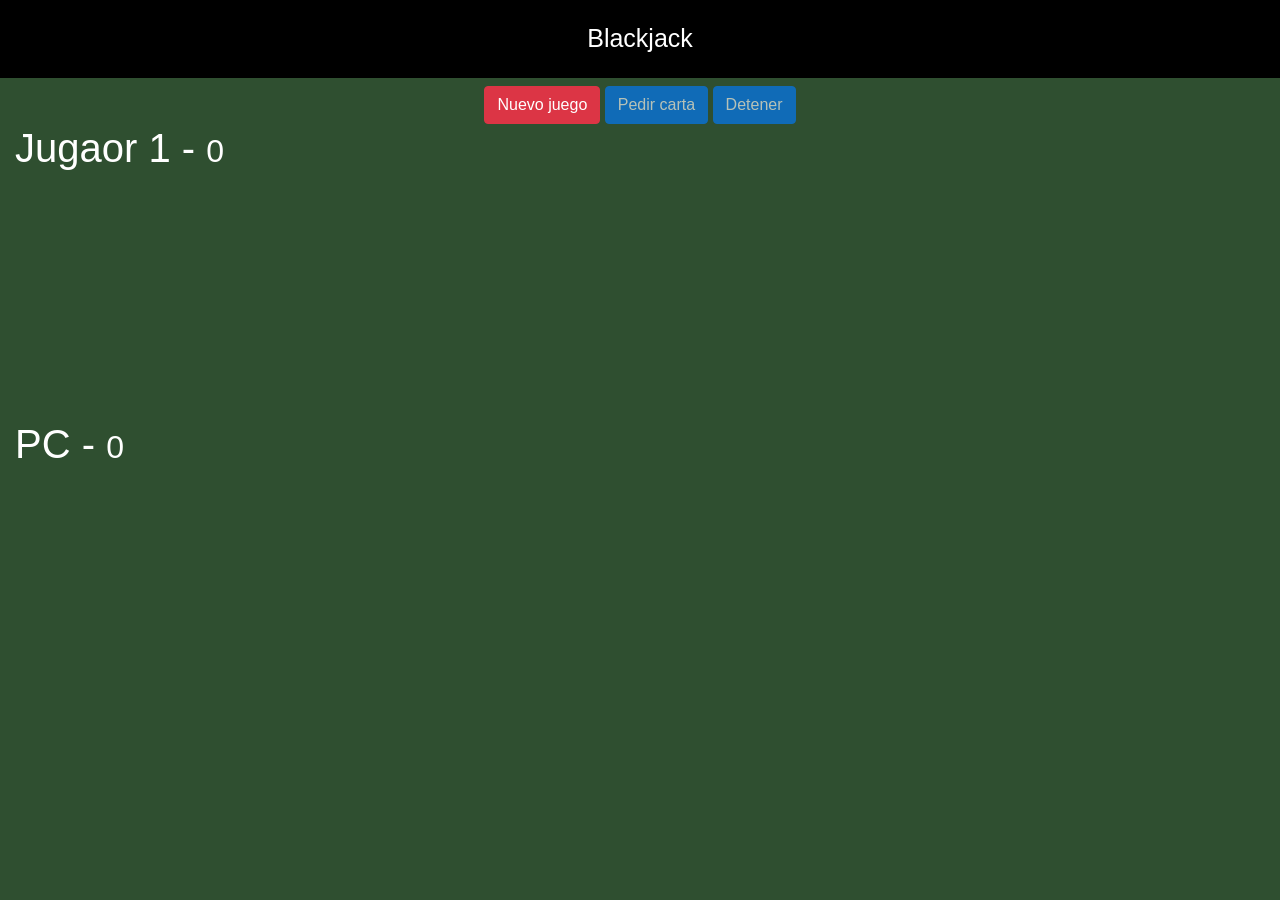
<file: 02-blackjack/index.html>
<!DOCTYPE html>

<html>
  <head lang="en">
    <meta charset="UTF-8" />
    <title>Black Jack</title>
    <link rel="stylesheet" href="https://stackpath.bootstrapcdn.com/bootstrap/4.4.1/css/bootstrap.min.css" integrity="sha384-Vkoo8x4CGsO3+Hhxv8T/Q5PaXtkKtu6ug5TOeNV6gBiFeWPGFN9MuhOf23Q9Ifjh" crossorigin="anonymous">
    <link rel="stylesheet" href="assets/css/styles.css" >
    <link rel="Shortcut Icon" href="assets/cartas/grey_back.png" type="x-icon"> 
  </head>

  <body>
    <header class="titulo">
      Blackjack
    </header>

    <div class="row mt-2">
      <div id= 'divBotones' class="col text-center">
        <button id='btnNuevo' class="btn btn-danger">Nuevo juego</button>
        <button id='btnPedir' disabled='disabled' class="btn btn-primary">Pedir carta</button>
        <button id='btnDetener' disabled='disabled' class="btn btn-primary">Detener</button>
      </div>
    </div>
    <div class="row container">
      <div class="col">
        <h1> Jugaor 1 - <small>0</small></h1>
        <div id="jugador-cartas" class="divCartas">

        </div>
      </div>
    </div>

    <div class="row container">
      <div class="col">
        <h1> PC  - <small>0</small></h1>
        <div id="computadora-cartas" class="divCartas">
          <!-- <img class='carta'  src="assets/cartas/QD.png" >  -->
          <!-- <img class='carta'  src="assets/cartas/QD.png" > 
          <img class='carta'  src="assets/cartas/QD.png" > 
          <img class='carta'  src="assets/cartas/QD.png" >  -->
        </div>
      </div>
    </div>

    <script src="assets/js/underscore-min.js"></script>
    <!-- <script src="assets/js/juego.js"></script> -->
    <script src="assets/js/juego-min.js" ></script>
    <script>

      document.querySelector('#btnNuevo').addEventListener('click',() =>{
        moduloJuego.nuevoJueego();
      });
        
    </script>
  </body>
</html>
</file>
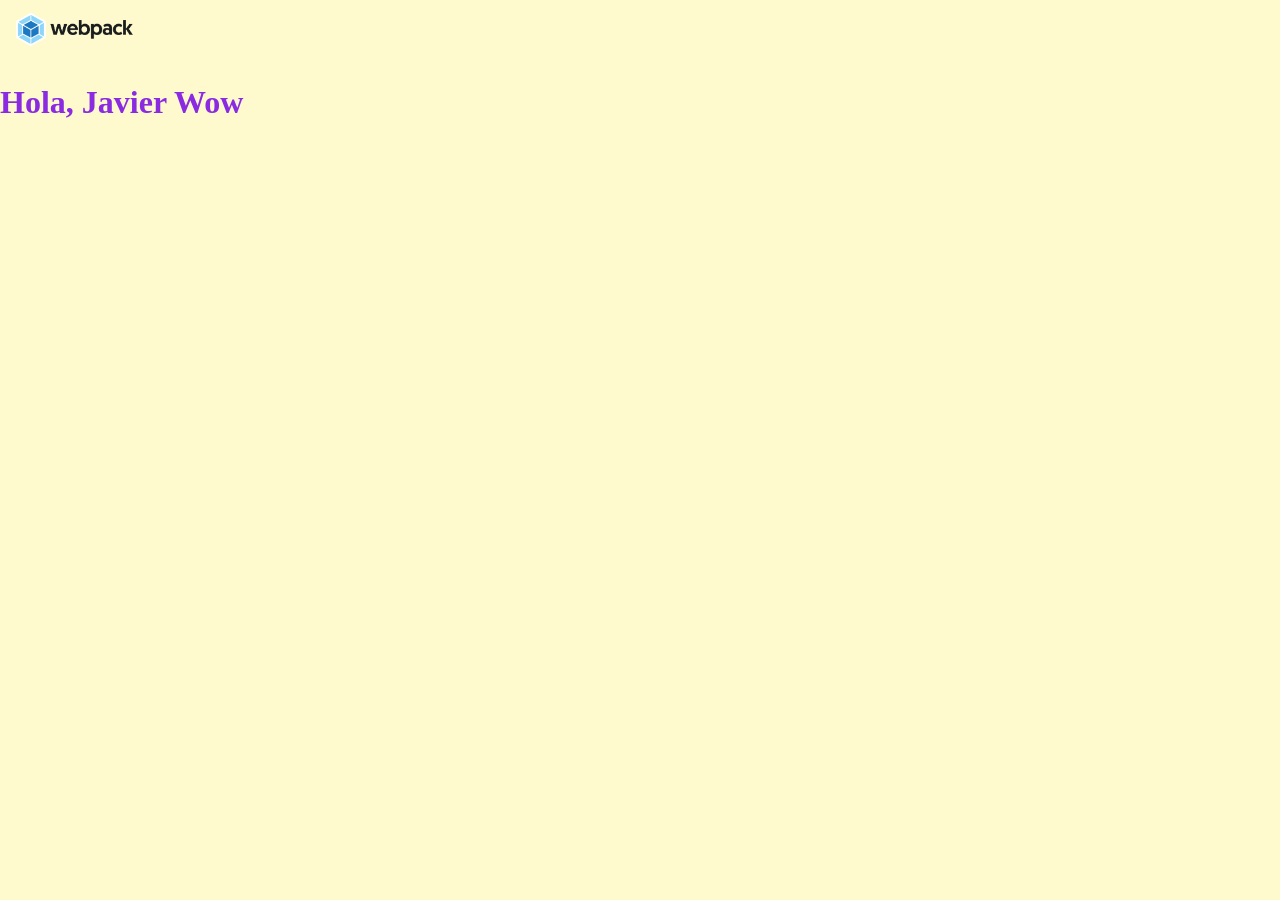
<file: 05-callbacks-promesas/docs/index.html>
<!doctype html><html><head><meta charset="UTC-8"><meta name="Author" content="Javier Hdz O"><meta http-equiv="X-UA-Compatible" content="IE=edge"><meta name="viewport" content="width=device-width,initial-scale=1"><title>WebPack</title><link href="main.c46c6838b3356e8e4eb8.css" rel="stylesheet"></head><body><img src="assets/img/webpack-logo.png" alt="webpack logo"><script defer="defer" src="main.bda39cbeeb9a531f5504.js"></script></body></html>
</file>
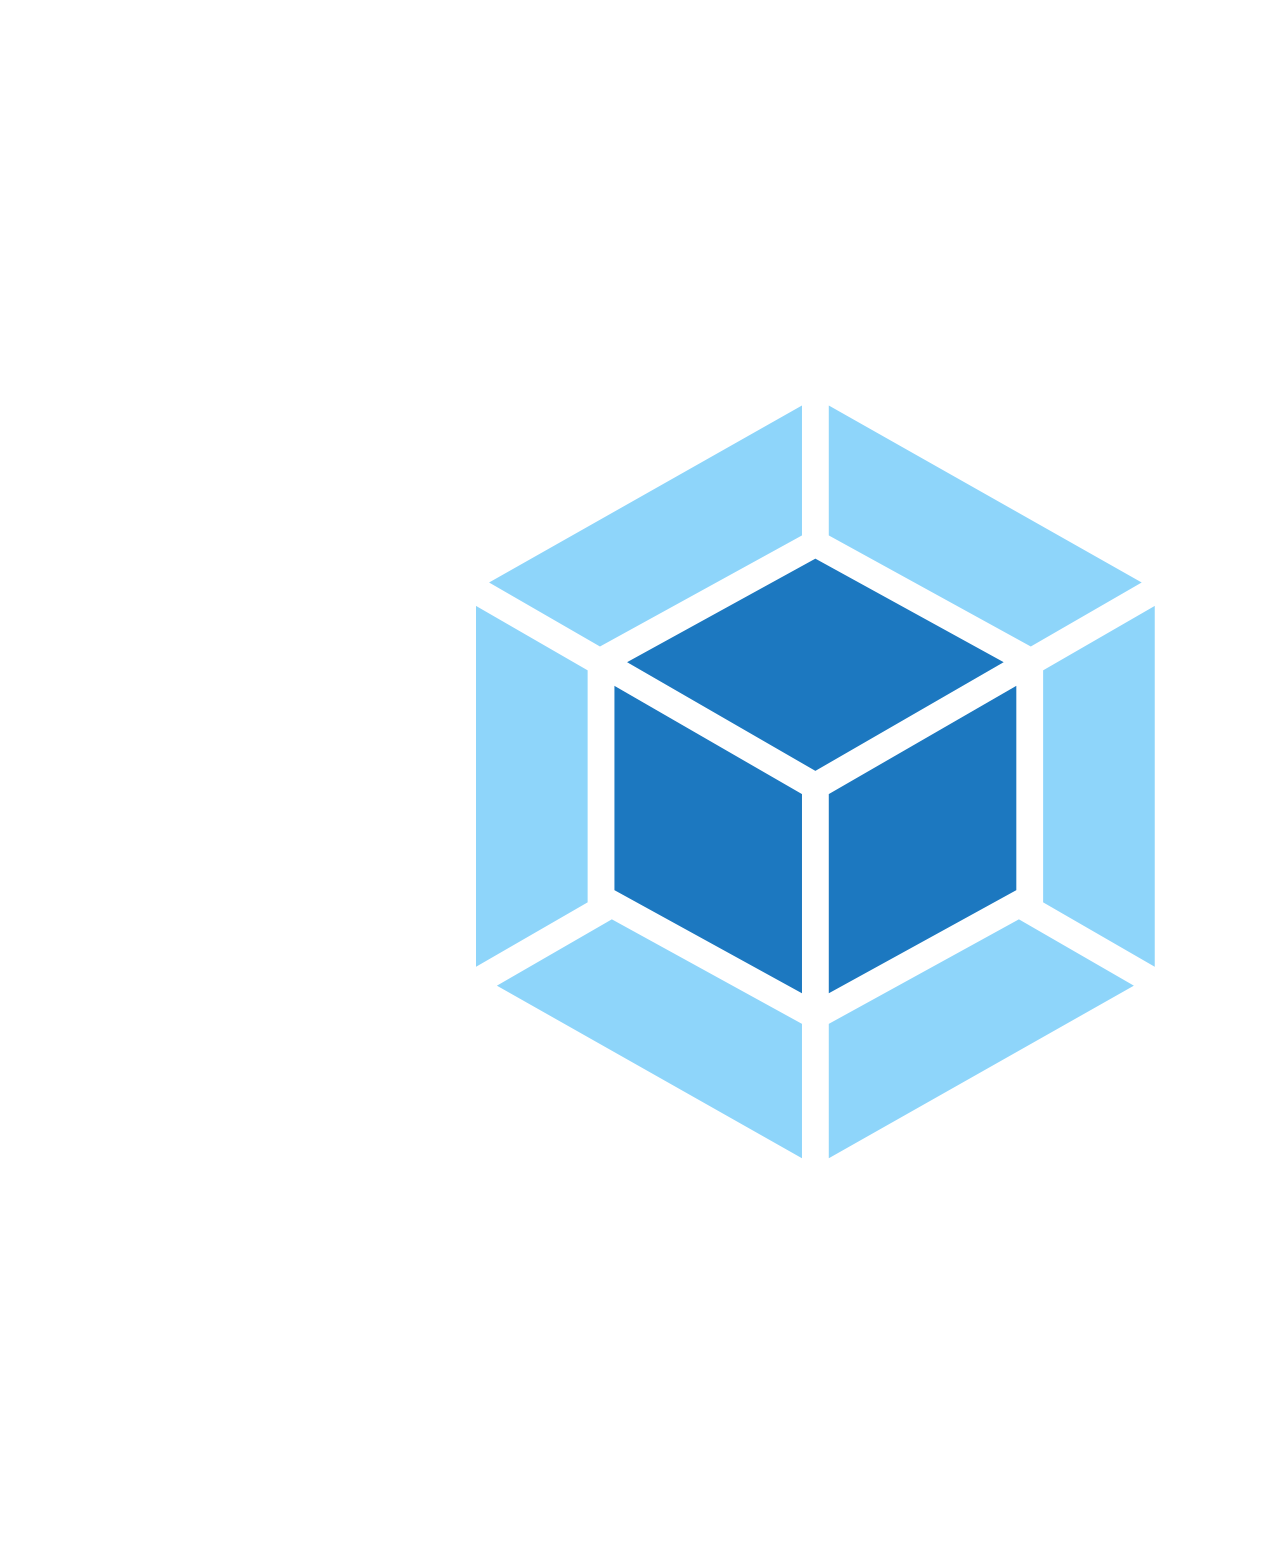
<file: 05-callbacks-promesas/src/index.html>
<!DOCTYPE html>

<html>
    <head>
        <meta charset="UTC-8"> 
        <meta name="Author" content="Javier Hdz O">
        <meta http-equiv="X-UA-Compatible" content="IE=edge">
        <meta name="viewport" content="width=device-width, initial-scale=1.0">
        <!--<link rel="Icon Shortcut" href="" type="Icon/x-image"> -->
        <!--<link rel="stylesheets" href=""> -->
        <title>WebPack</title>
    </head>

    <body>
        <!-- Comentario -->
        <!-- Comentario -->
        <!-- Comentario -->
        <img src="assets/img/webpack-logo.png" alt='webpack logo'>
    </body>

</html>
</file>
<file: 02-blackjack/assets/css/styles.css>
html, body 
{
    margin: 0px;
    background-color: #2F4F30;
    color: white;
}

.titulo 
{
    text-align: center;
    background-color: black;
    color: white;
    padding: 20px;
    font-size: 25px;
}

.carta
{
    position: relative;
    width: 150px;
    left: 100px;
    margin-left: -75px;

}

#computadora-cartas, #jugador-cartas 
{
    height: 240px;
}
</file>
<file: 05-callbacks-promesas/docs/main.c46c6838b3356e8e4eb8.css>
body,html{background-color:#fffacd;margin:0}img{width:150px}
</file>
